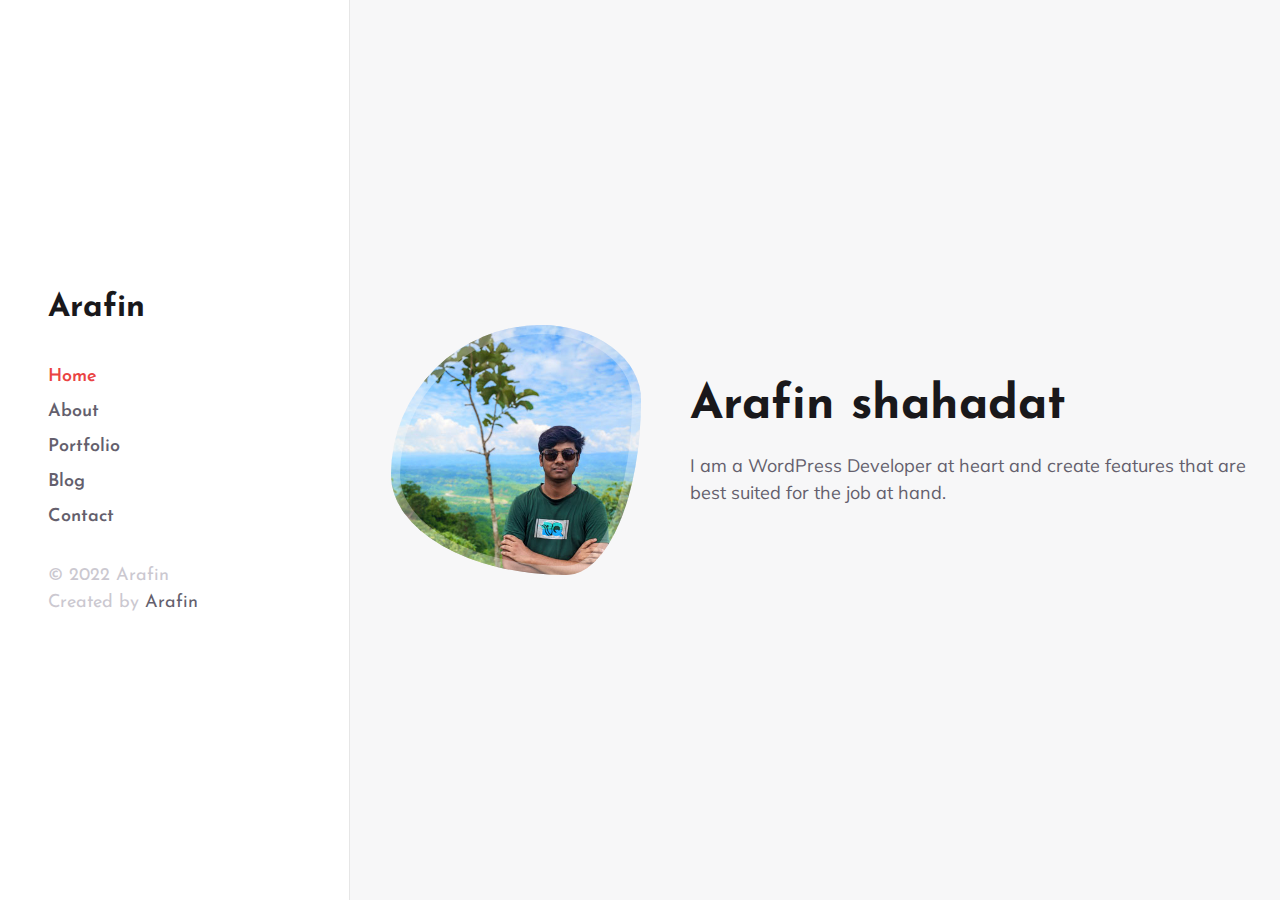
<file: index.html>
<!DOCTYPE html>
<html lang="en">
    <head>
        <meta charset="UTF-8" />
        <meta http-equiv="X-UA-Compatible" content="IE=edge" />
        <meta name="viewport" content="width=device-width, initial-scale=1.0" />
        <title>Document</title>
        <link
            rel="stylesheet"
            href="https://cdnjs.cloudflare.com/ajax/libs/font-awesome/6.2.0/css/all.min.css"
            integrity="sha512-xh6O/CkQoPOWDdYTDqeRdPCVd1SpvCA9XXcUnZS2FmJNp1coAFzvtCN9BmamE+4aHK8yyUHUSCcJHgXloTyT2A=="
            crossorigin="anonymous"
            referrerpolicy="no-referrer"
        />
        <link rel="stylesheet" href="css/style.css" />
    </head>
    <body>
        <div class="left-sec">
            <div class="nav-wrapper">
                <div class="logo">Arafin</div>
                <nav class="primary-nav">
                    <ul class="nav-list">
                        <li class="nav-item">
                            <a href="index.html" class="nav-link active"
                                >home</a
                            >
                        </li>
                        <li class="nav-item">
                            <a href="pages/about.html" class="nav-link"
                                >about</a
                            >
                        </li>
                        <li class="nav-item">
                            <a href="pages/portfolio.html" class="nav-link"
                                >portfolio</a
                            >
                        </li>
                        <li class="nav-item">
                            <a href="pages/blog.html" class="nav-link">blog</a>
                        </li>
                        <li class="nav-item">
                            <a href="pages/contact.html" class="nav-link"
                                >contact</a
                            >
                        </li>
                    </ul>
                </nav>
                <div class="copyright">
                    <p class="muted-txt">
                        <span class="current-year">&#169; 2022</span> Arafin
                    </p>
                    <p><span class="muted-txt">Created by</span> Arafin</p>
                </div>
                <button class="hamburger-menu">
                    <div class="hamburger-menu__bar"></div>
                    <span class="sr-only">menu</span>
                </button>
            </div>
        </div>

        <div class="right-sec">
            <div class="container">
                <section class="home">
                    <div class="hero-details">
                        <div class="hero-left">
                            <div class="hero-left__img"></div>
                        </div>
                        <div class="hero-right">
                            <h1
                                class="fs-primary-heading fw-bold txt-neutral-800"
                            >
                                Arafin shahadat
                            </h1>
                            <p>
                                I am a WordPress Developer at heart and create
                                features that are best suited for the job at
                                hand.
                            </p>
                            <div class="social-link">
                                <a
                                    href="https://www.facebook.com/arafin.shahadat/"
                                    target="_blank"
                                    ><i class="fa-brands fa-facebook"></i
                                ></a>
                                <a
                                    href="https://www.linkedin.com/in/arafin-shahadat/"
                                    target="_blank"
                                    ><i class="fa-brands fa-linkedin"></i
                                ></a>
                                <a
                                    href="https://github.com/arafintushar"
                                    target="_blank"
                                    ><i class="fa-brands fa-github"></i
                                ></a>
                                <a
                                    href="https://www.twitter.com/arafin-shahadat/"
                                    target="_blank"
                                    ><i class="fa-brands fa-twitter"></i
                                ></a>
                            </div>
                        </div>
                    </div>
                </section>
            </div>
        </div>
        <script src="js/main.js"></script>
    </body>
</html>
</file>
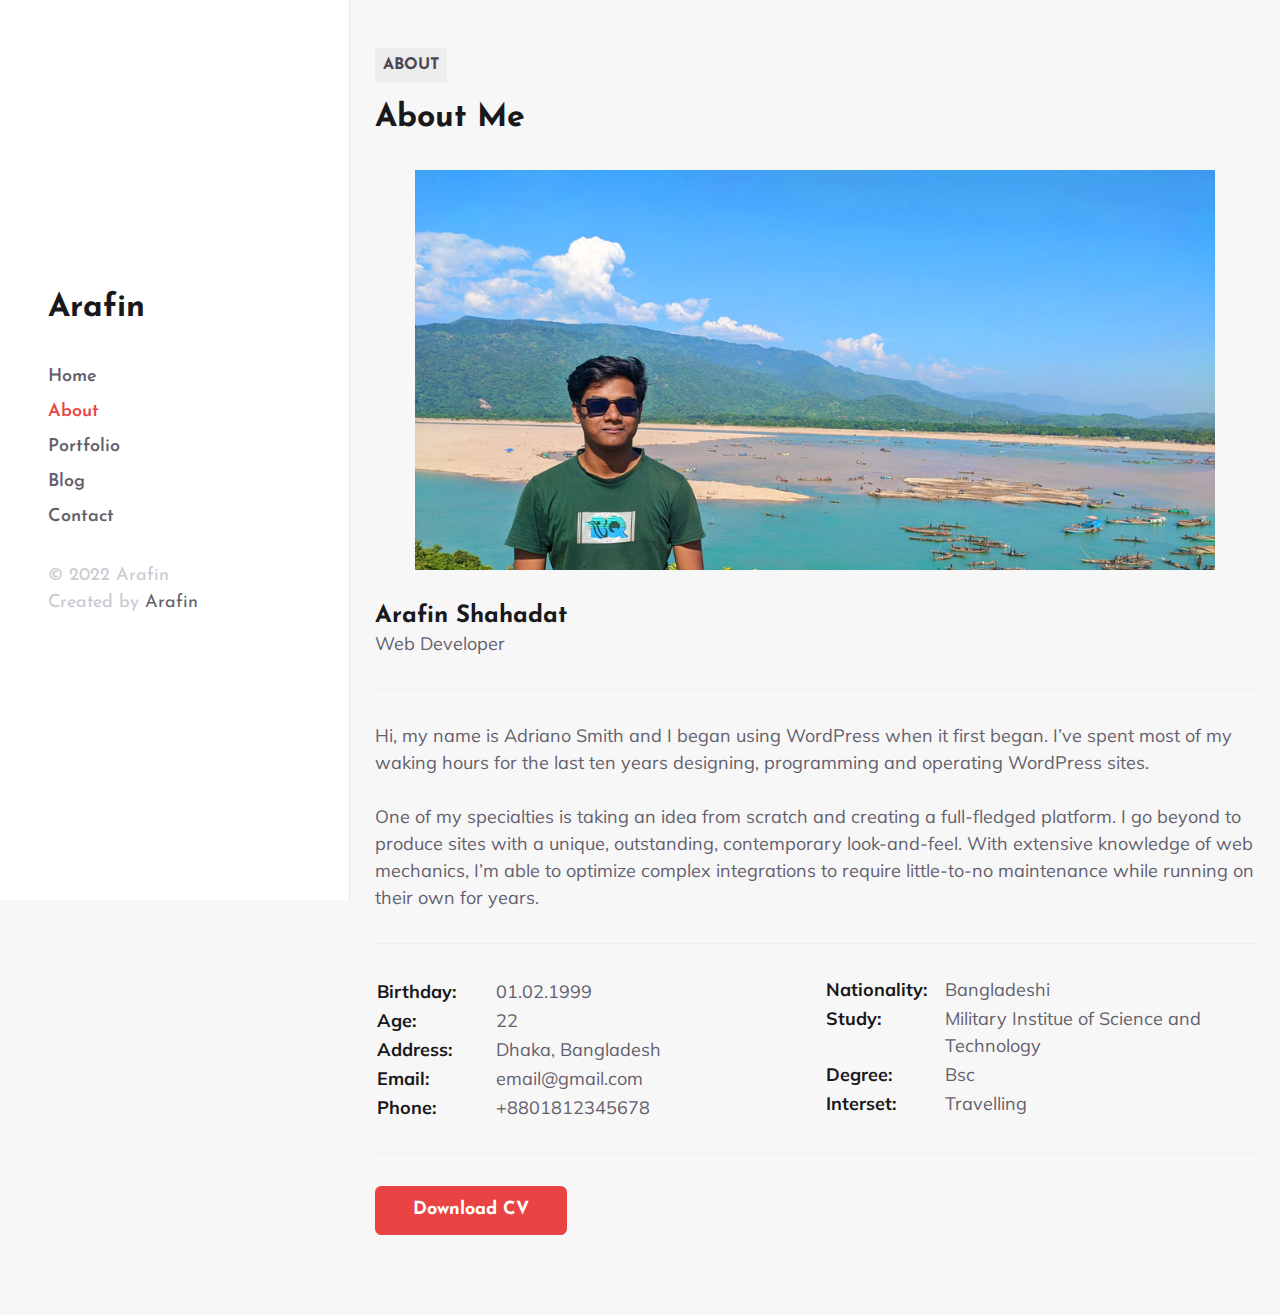
<file: pages/about.html>
<!DOCTYPE html>
<html lang="en">
    <head>
        <meta charset="UTF-8" />
        <meta http-equiv="X-UA-Compatible" content="IE=edge" />
        <meta name="viewport" content="width=device-width, initial-scale=1.0" />
        <title>Arafin Shahadat</title>
        <link
            rel="stylesheet"
            href="https://cdnjs.cloudflare.com/ajax/libs/font-awesome/6.2.0/css/all.min.css"
            integrity="sha512-xh6O/CkQoPOWDdYTDqeRdPCVd1SpvCA9XXcUnZS2FmJNp1coAFzvtCN9BmamE+4aHK8yyUHUSCcJHgXloTyT2A=="
            crossorigin="anonymous"
            referrerpolicy="no-referrer"
        />
        <link rel="stylesheet" href="../css/style.css" />
    </head>
    <body>
        <div class="left-sec">
            <div class="nav-wrapper">
                <div class="logo">Arafin</div>
                <nav class="primary-nav">
                    <ul class="nav-list">
                        <li class="nav-item">
                            <a href="../index.html" class="nav-link">home</a>
                        </li>
                        <li class="nav-item">
                            <a href="about.html" class="nav-link active"
                                >about</a
                            >
                        </li>
                        <li class="nav-item">
                            <a href="portfolio.html" class="nav-link"
                                >portfolio</a
                            >
                        </li>
                        <li class="nav-item">
                            <a href="blog.html" class="nav-link">blog</a>
                        </li>
                        <li class="nav-item">
                            <a href="contact.html" class="nav-link">contact</a>
                        </li>
                    </ul>
                </nav>
                <div class="copyright">
                    <p class="muted-txt">
                        <span class="current-year">&#169; 2022</span> Arafin
                    </p>
                    <p><span class="muted-txt">Created by</span> Arafin</p>
                </div>
                <button class="hamburger-menu">
                    <div class="hamburger-menu__bar"></div>
                    <span class="sr-only">menu</span>
                </button>
            </div>
        </div>

        <div class="right-sec">
            <section id="about-sec">
                <div class="container">
                    <div class="section-heading">
                        <div class="section-heading__titles">
                            <h2 class="section-heading__title">About</h2>
                            <h2
                                class="section-heading__sub-title | fs-secondary-heading fw-bold txt-neutral-800"
                            >
                                About me
                            </h2>
                        </div>
                    </div>

                    <div class="about__cover-img"></div>

                    <div class="about__title">
                        <h3
                            class="about__title--name | fs-third-heading fw-bold txt-neutral-800"
                        >
                            Arafin Shahadat
                        </h3>
                        <div class="about__title--work">Web Developer</div>
                    </div>

                    <div class="about__short-description">
                        Hi, my name is Adriano Smith and I began using WordPress
                        when it first began. I’ve spent most of my waking hours
                        for the last ten years designing, programming and
                        operating WordPress sites.<br /><br />One of my
                        specialties is taking an idea from scratch and creating
                        a full-fledged platform. I go beyond to produce sites
                        with a unique, outstanding, contemporary look-and-feel.
                        With extensive knowledge of web mechanics, I’m able to
                        optimize complex integrations to require little-to-no
                        maintenance while running on their own for years.
                    </div>

                    <div class="about__short-info">
                        <table>
                            <tr>
                                <th>Birthday:</th>
                                <td>01.02.1999</td>
                            </tr>
                            <tr>
                                <th>age:</th>
                                <td>22</td>
                            </tr>
                            <tr>
                                <th>address:</th>
                                <td>Dhaka, Bangladesh</td>
                            </tr>
                            <tr>
                                <th>Email:</th>
                                <td>email@gmail.com</td>
                            </tr>
                            <tr>
                                <th>phone:</th>
                                <td>+8801812345678</td>
                            </tr>
                            <tr>
                                <th>nationality:</th>
                                <td>Bangladeshi</td>
                            </tr>
                            <tr>
                                <th>study:</th>
                                <td>
                                    Military Institue of Science and Technology
                                </td>
                            </tr>
                            <tr>
                                <th>degree:</th>
                                <td>Bsc</td>
                            </tr>
                            <tr>
                                <th>interset:</th>
                                <td>Travelling</td>
                            </tr>
                        </table>
                    </div>

                    <a
                        href="https://www.linkedin.com/in/arafin-shahadat/"
                        target="_blank"
                        class="btn"
                        >download
                        <span style="text-transform: uppercase">cv</span>
                        <i class="fa-solid fa-arrow-down"></i
                    ></a>
                </div>
            </section>
        </div>
        <script src="../js/main.js"></script>
    </body>
</html>
</file>
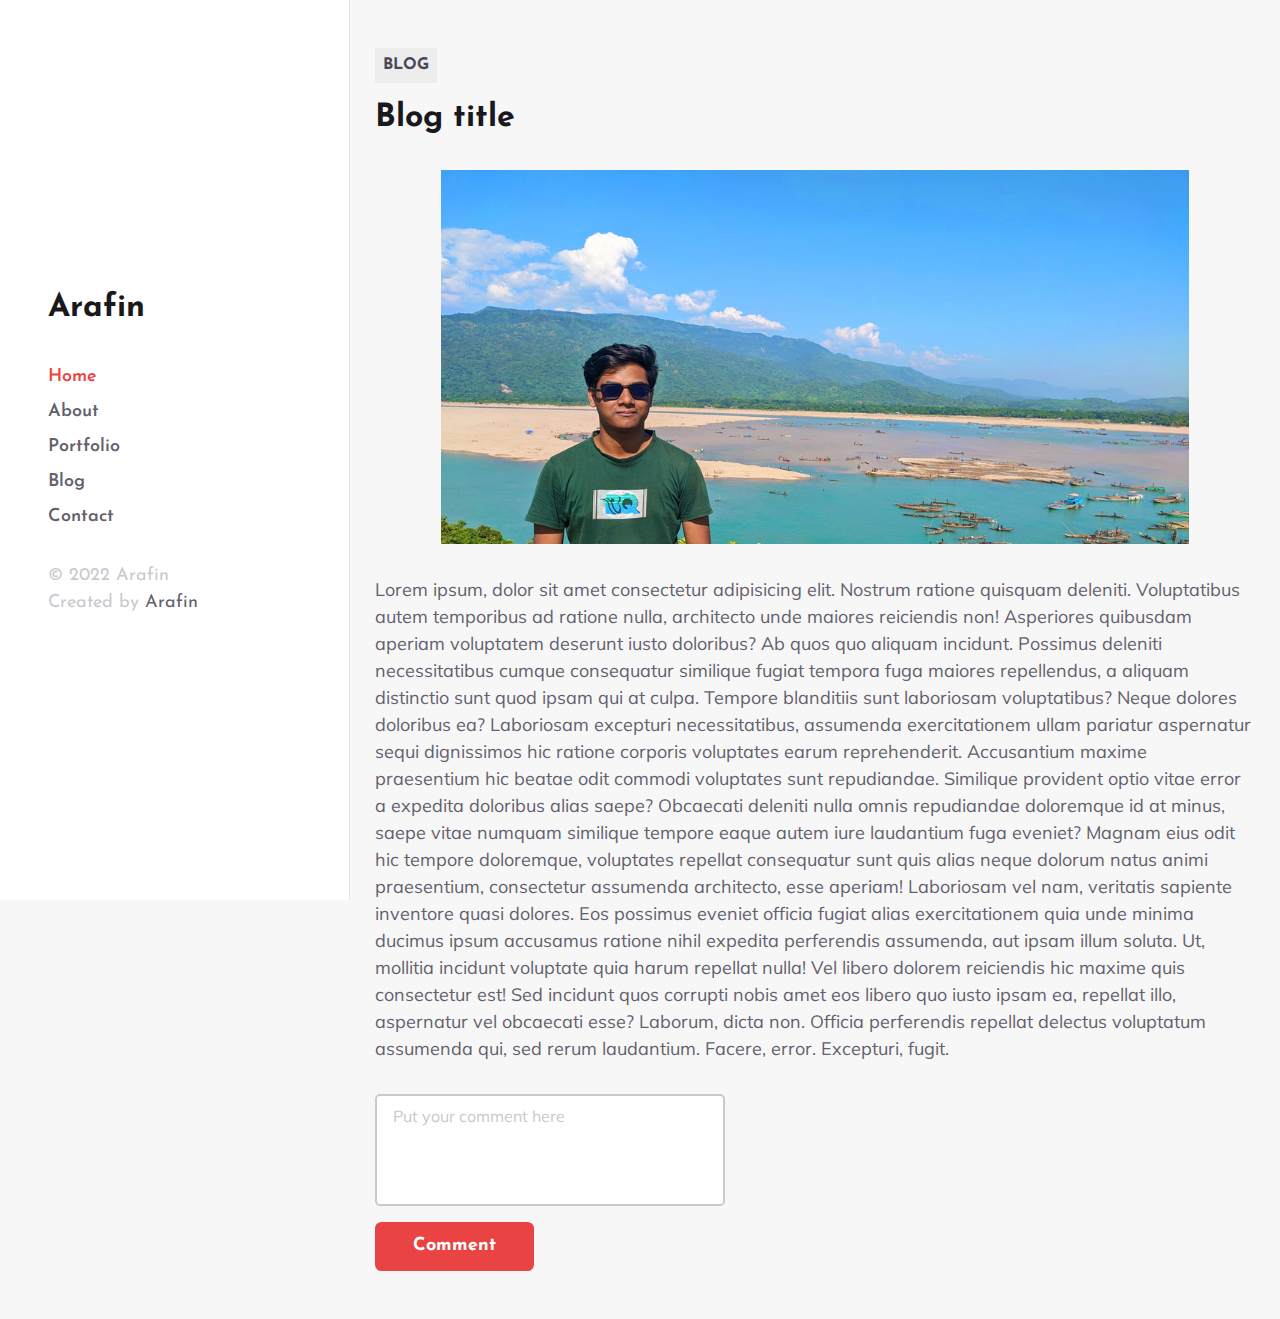
<file: pages/blog-details.html>
<!DOCTYPE html>
<html lang="en">
    <head>
        <meta charset="UTF-8" />
        <meta http-equiv="X-UA-Compatible" content="IE=edge" />
        <meta name="viewport" content="width=device-width, initial-scale=1.0" />
        <title>Document</title>
        <link
            rel="stylesheet"
            href="https://cdnjs.cloudflare.com/ajax/libs/font-awesome/6.2.0/css/all.min.css"
            integrity="sha512-xh6O/CkQoPOWDdYTDqeRdPCVd1SpvCA9XXcUnZS2FmJNp1coAFzvtCN9BmamE+4aHK8yyUHUSCcJHgXloTyT2A=="
            crossorigin="anonymous"
            referrerpolicy="no-referrer"
        />
        <link rel="stylesheet" href="../css/style.css" />
    </head>
    <body>
        <div class="left-sec">
            <div class="nav-wrapper">
                <div class="logo">Arafin</div>
                <nav class="primary-nav">
                    <ul class="nav-list">
                        <li class="nav-item">
                            <a href="index.html" class="nav-link active"
                                >home</a
                            >
                        </li>
                        <li class="nav-item">
                            <a href="pages/about.html" class="nav-link"
                                >about</a
                            >
                        </li>
                        <li class="nav-item">
                            <a href="pages/portfolio.html" class="nav-link"
                                >portfolio</a
                            >
                        </li>
                        <li class="nav-item">
                            <a href="pages/blog.html" class="nav-link">blog</a>
                        </li>
                        <li class="nav-item">
                            <a href="pages/contact.html" class="nav-link"
                                >contact</a
                            >
                        </li>
                    </ul>
                </nav>
                <div class="copyright">
                    <p class="muted-txt">
                        <span class="current-year">&#169; 2022</span> Arafin
                    </p>
                    <p><span class="muted-txt">Created by</span> Arafin</p>
                </div>
                <button class="hamburger-menu">
                    <div class="hamburger-menu__bar"></div>
                    <span class="sr-only">menu</span>
                </button>
            </div>
        </div>

        <div class="right-sec">
            <section id="blog-details">
                <div class="container">
                    <div class="section-heading">
                        <div class="section-heading__titles">
                            <h2 class="section-heading__title">blog</h2>
                            <h2
                                class="fs-secondary-heading fw-bold txt-neutral-800"
                            >
                                Blog title
                            </h2>
                        </div>
                        <div class="blog-img"></div>
                        <div class="blog-body">
                            Lorem ipsum, dolor sit amet consectetur adipisicing
                            elit. Nostrum ratione quisquam deleniti.
                            Voluptatibus autem temporibus ad ratione nulla,
                            architecto unde maiores reiciendis non! Asperiores
                            quibusdam aperiam voluptatem deserunt iusto
                            doloribus? Ab quos quo aliquam incidunt. Possimus
                            deleniti necessitatibus cumque consequatur similique
                            fugiat tempora fuga maiores repellendus, a aliquam
                            distinctio sunt quod ipsam qui at culpa. Tempore
                            blanditiis sunt laboriosam voluptatibus? Neque
                            dolores doloribus ea? Laboriosam excepturi
                            necessitatibus, assumenda exercitationem ullam
                            pariatur aspernatur sequi dignissimos hic ratione
                            corporis voluptates earum reprehenderit. Accusantium
                            maxime praesentium hic beatae odit commodi
                            voluptates sunt repudiandae. Similique provident
                            optio vitae error a expedita doloribus alias saepe?
                            Obcaecati deleniti nulla omnis repudiandae
                            doloremque id at minus, saepe vitae numquam
                            similique tempore eaque autem iure laudantium fuga
                            eveniet? Magnam eius odit hic tempore doloremque,
                            voluptates repellat consequatur sunt quis alias
                            neque dolorum natus animi praesentium, consectetur
                            assumenda architecto, esse aperiam! Laboriosam vel
                            nam, veritatis sapiente inventore quasi dolores. Eos
                            possimus eveniet officia fugiat alias exercitationem
                            quia unde minima ducimus ipsum accusamus ratione
                            nihil expedita perferendis assumenda, aut ipsam
                            illum soluta. Ut, mollitia incidunt voluptate quia
                            harum repellat nulla! Vel libero dolorem reiciendis
                            hic maxime quis consectetur est! Sed incidunt quos
                            corrupti nobis amet eos libero quo iusto ipsam ea,
                            repellat illo, aspernatur vel obcaecati esse?
                            Laborum, dicta non. Officia perferendis repellat
                            delectus voluptatum assumenda qui, sed rerum
                            laudantium. Facere, error. Excepturi, fugit.
                        </div>
                        <div class="blog-comment">
                            <form action="" class="form-comment">
                                <textarea
                                    name="comment"
                                    id="comment"
                                    placeholder="Put your comment here"
                                ></textarea>
                                <button class="btn">comment</button>
                            </form>
                        </div>
                    </div>
                </div>
            </section>
        </div>
        <script src="../js/main.js"></script>
        <script src="../js/blogDet.js"></script>
    </body>
</html>
</file>
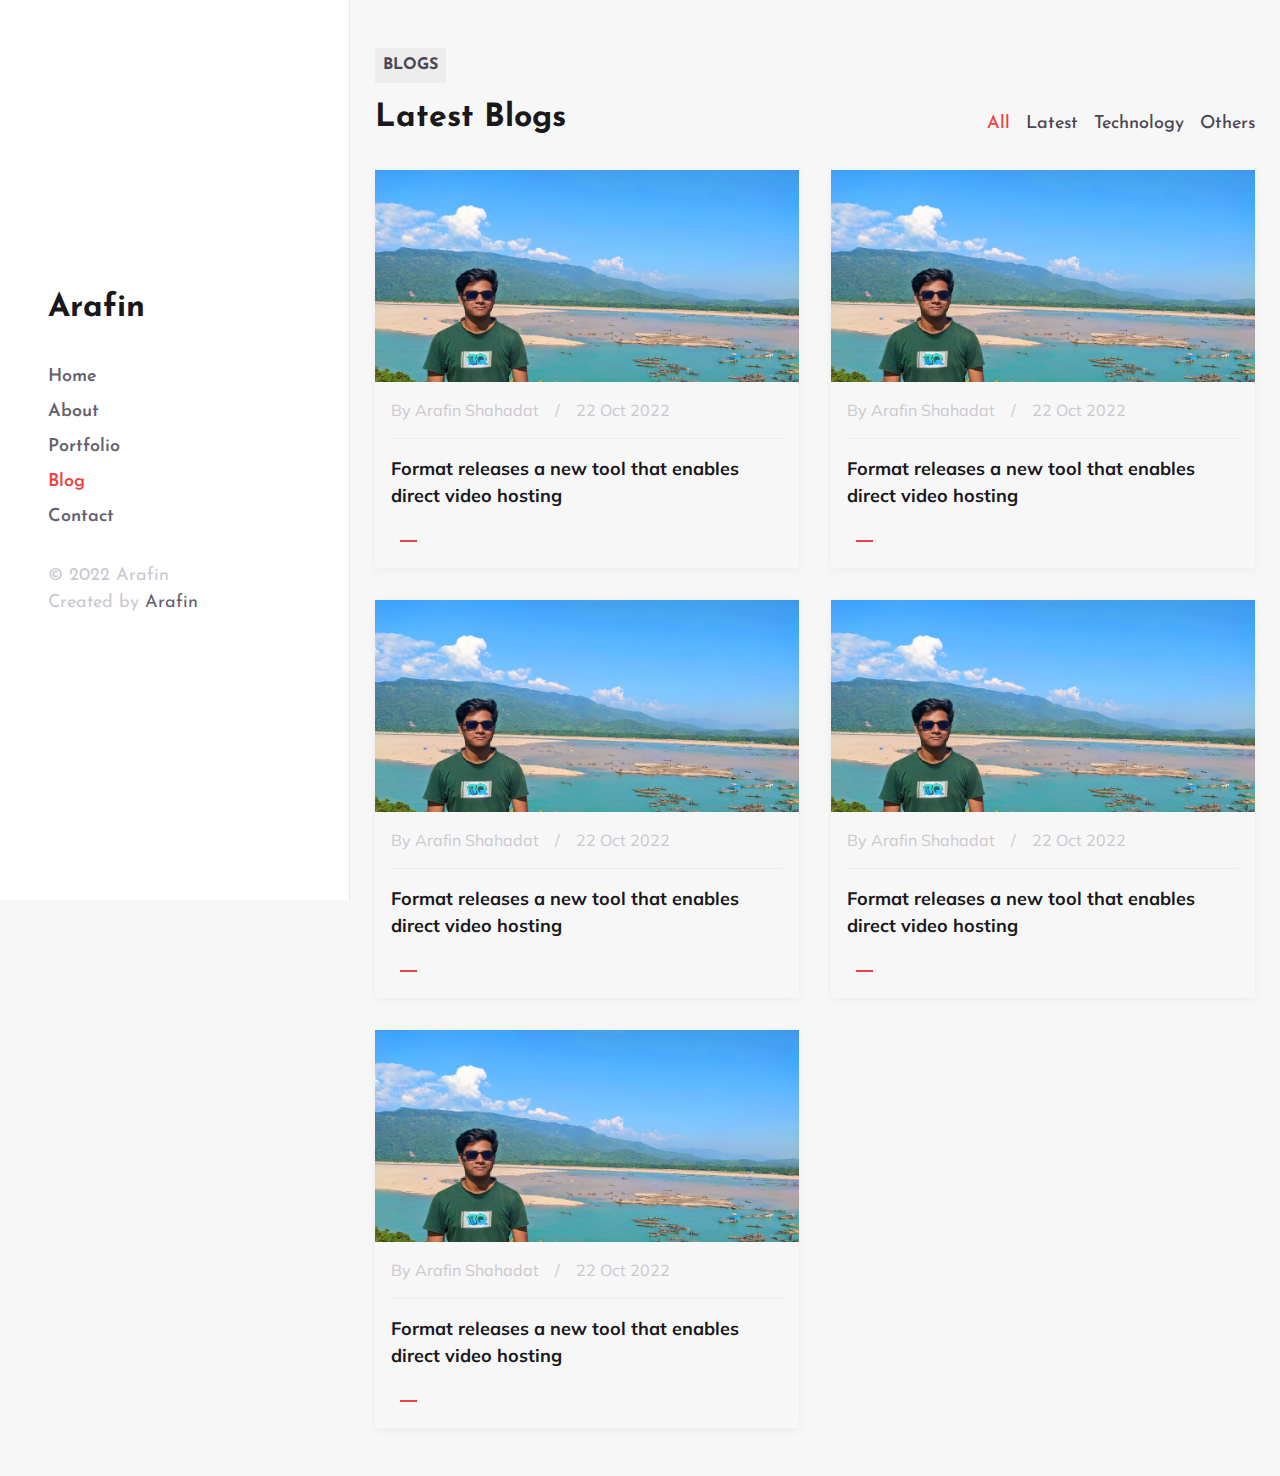
<file: pages/blog.html>
<!DOCTYPE html>
<html lang="en">
    <head>
        <meta charset="UTF-8" />
        <meta http-equiv="X-UA-Compatible" content="IE=edge" />
        <meta name="viewport" content="width=device-width, initial-scale=1.0" />
        <title>Arafin Shahadat</title>
        <link
            rel="stylesheet"
            href="https://cdnjs.cloudflare.com/ajax/libs/font-awesome/6.2.0/css/all.min.css"
            integrity="sha512-xh6O/CkQoPOWDdYTDqeRdPCVd1SpvCA9XXcUnZS2FmJNp1coAFzvtCN9BmamE+4aHK8yyUHUSCcJHgXloTyT2A=="
            crossorigin="anonymous"
            referrerpolicy="no-referrer"
        />
        <link rel="stylesheet" href="../css/style.css" />
    </head>
    <body>
        <div class="popup-box">
            <div class="popup-inner">
                <div class="close-btn">
                    <span></span>
                </div>
                <div class="popup-wrapper">
                    <div
                        class="popup-img"
                        style="background-image: url('../images/cover.jpg')"
                    ></div>
                    <div class="popup-details">hello</div>
                    <div class="popup-main-contant">
                        Lorem ipsum dolor sit amet consectetur adipisicing elit.
                        Et perferendis voluptates itaque libero labore, minima
                        dolorum reiciendis? Delectus fuga nesciunt dolore
                        numquam iusto adipisci similique, corrupti hic incidunt
                        impedit rerum. Tempora vero quis molestiae quaerat,
                        iure, adipisci dolorem reprehenderit ad iste laboriosam
                        veritatis quos assumenda provident neque laborum earum,
                        velit esse saepe eveniet doloremque veniam sit ut atque!
                        Mollitia, rem! Illum placeat perspiciatis dicta nesciunt
                        assumenda, non adipisci mollitia qui fugiat delectus
                        fuga asperiores aliquam atque! Distinctio eligendi
                        quidem excepturi laudantium, harum aliquam nihil. Vitae
                        debitis mollitia cum ad sit? Incidunt ducimus neque
                        sequi totam minus tenetur illum enim ex provident
                        similique eligendi, dolore, aperiam obcaecati. Eveniet
                        atque voluptatem maxime officiis fugiat, dignissimos
                        possimus explicabo soluta rerum ratione amet ad. Non,
                        voluptas incidunt et nesciunt facere animi! Illum eaque
                        soluta, facilis unde molestias quis praesentium maxime,
                        quo reprehenderit iste nobis id amet voluptatibus, nam
                        sequi explicabo excepturi. Alias, quam laudantium?
                        Accusamus ullam suscipit molestiae? Amet repudiandae
                        nobis est necessitatibus doloribus nostrum itaque
                        voluptate animi molestiae praesentium voluptas mollitia
                        enim, perferendis ducimus, impedit exercitationem
                        dolorum ea et porro doloremque illum incidunt? Vitae
                        illum nulla recusandae accusantium reiciendis, cumque
                        ullam perspiciatis saepe, atque dolor nostrum sunt
                        eligendi, enim fugiat autem. Labore illum, possimus
                        culpa molestias cumque quaerat fuga delectus alias quas
                        dolorem! Cum totam voluptas dolorum harum quia
                        asperiores nam numquam sint minus debitis error
                        voluptatum adipisci odit nisi modi, laudantium
                        reiciendis nesciunt sed accusantium earum inventore
                        doloremque ex ullam expedita. Vitae! Architecto nisi
                        magni numquam enim eaque ipsam autem non! Nihil at culpa
                        vero cum maiores fugiat ad, pariatur voluptatum
                        obcaecati repellat dolore modi debitis ex necessitatibus
                        error, veritatis voluptates. Modi! Eaque fugiat,
                        explicabo quo, omnis natus fugit ullam eveniet quasi
                        veritatis necessitatibus ab soluta voluptatibus illo.
                        Ipsa maiores omnis, blanditiis reiciendis repellendus ea
                        est exercitationem consequatur! Non fuga omnis
                        repellendus. Asperiores deleniti eum doloremque, quae
                        soluta ut pariatur alias, perferendis expedita veniam
                        rem dolorem recusandae eveniet a sunt nisi quam fugit
                        tenetur? Aut nemo neque reiciendis qui fuga! Fuga,
                        ipsam. Cumque quisquam eaque quo. Dolorem suscipit
                        cumque et impedit maxime ea corrupti consectetur.
                        Dolorem reiciendis accusantium impedit deserunt,
                        consequuntur ipsum odit ea doloribus voluptates
                        veritatis nemo cumque quidem omnis neque. Vero culpa
                        iure nobis at in aperiam consequuntur numquam earum
                        eveniet! Sapiente provident mollitia quasi ex ipsa
                        tenetur dolore voluptatem libero, nemo, nisi atque,
                        consequuntur quos officia commodi ab dignissimos?
                        Consequuntur eum assumenda at accusantium quia veniam
                        sed, velit in nulla reprehenderit provident commodi
                        labore quo tenetur aliquid facilis doloribus nostrum.
                        Sunt vero repudiandae aspernatur eaque amet dolorum modi
                        exercitationem. Possimus ipsum nemo unde laboriosam
                        cumque quas, facilis dignissimos fugit quae iure illo!
                        Magni, ab ut ratione dicta, velit et sed sapiente minus
                        itaque autem vero dolor? Iusto, ab aliquam! Voluptas
                        sequi autem, saepe quia exercitationem, consequuntur
                        blanditiis facere commodi unde ut quidem earum. Dolor,
                        fuga blanditiis sed, iure animi quae officiis labore
                        laudantium ea sequi maxime est nam omnis. Voluptatibus
                        fuga obcaecati deleniti accusantium repellat debitis
                        esse dolorum, consectetur totam officia praesentium amet
                        autem eveniet animi? Accusantium itaque modi sint a
                        deserunt tempore unde magnam saepe fuga, officiis
                        similique! Laborum, tenetur. Laudantium, architecto amet
                        accusamus quidem dolorem qui quas inventore officia
                        asperiores eum quos consequatur, reiciendis ipsam velit
                        est. Aliquid eligendi obcaecati quo a, maiores
                        blanditiis beatae? Sit, laboriosam! Velit fuga magni,
                        tenetur nisi debitis laboriosam. Dolores quae debitis
                        inventore id magnam repellat, dolor quisquam deserunt
                        ad. Aliquid voluptates aspernatur totam atque debitis
                        iure nam ullam sunt, beatae doloribus? Doloremque
                        explicabo eum molestiae natus repellat nihil rerum sed
                        facere, quam architecto libero assumenda delectus non
                        ipsam officiis vitae nostrum rem labore quae. Vitae
                        nihil quae non debitis, ex nemo?
                    </div>
                </div>
            </div>
        </div>
        <div class="left-sec">
            <div class="nav-wrapper">
                <div class="logo">Arafin</div>
                <nav class="primary-nav">
                    <ul class="nav-list">
                        <li class="nav-item">
                            <a href="../index.html" class="nav-link">home</a>
                        </li>
                        <li class="nav-item">
                            <a href="about.html" class="nav-link">about</a>
                        </li>
                        <li class="nav-item">
                            <a href="portfolio.html" class="nav-link"
                                >portfolio</a
                            >
                        </li>
                        <li class="nav-item">
                            <a href="blog.html" class="nav-link active">blog</a>
                        </li>
                        <li class="nav-item">
                            <a href="contact.html" class="nav-link">contact</a>
                        </li>
                    </ul>
                </nav>
                <div class="copyright">
                    <p class="muted-txt">
                        <span class="current-year">&#169; 2022</span> Arafin
                    </p>
                    <p><span class="muted-txt">Created by</span> Arafin</p>
                </div>
                <button class="hamburger-menu">
                    <div class="hamburger-menu__bar"></div>
                    <span class="sr-only">menu</span>
                </button>
            </div>
        </div>

        <div class="right-sec">
            <section id="blog-sec">
                <div class="container">
                    <div class="section-heading">
                        <div class="section-heading__titles">
                            <h2 class="section-heading__title">blogs</h2>
                            <h2
                                class="section-heading__sub-title | fs-secondary-heading fw-bold txt-neutral-800"
                            >
                                latest blogs
                            </h2>
                        </div>
                        <ul class="section-heading__blog-filters">
                            <li>
                                <button
                                    class="filter-btn active"
                                    data-type="all"
                                >
                                    All
                                </button>
                            </li>
                            <li>
                                <button class="filter-btn" data-type="latest">
                                    Latest
                                </button>
                            </li>
                            <li>
                                <button
                                    class="filter-btn"
                                    data-type="technology"
                                >
                                    Technology
                                </button>
                            </li>
                            <li>
                                <button class="filter-btn" data-type="others">
                                    Others
                                </button>
                            </li>
                        </ul>
                    </div>

                    <div class="blogs">
                        <a class="blog" href="#">
                            <div
                                class="blog-img"
                                style="
                                    background-image: url('../images/cover.jpg');
                                "
                            ></div>
                            <div class="blog-info">
                                <div class="blog-info__time | muted-txt">
                                    <div class="author">by arafin shahadat</div>
                                    <div>/</div>
                                    <div class="date">22 Oct 2022</div>
                                </div>
                                <div
                                    class="blog-info__title | txt-neutral-800 fw-bold"
                                >
                                    Format releases a new tool that enables
                                    direct video hosting
                                </div>
                                <div
                                    class="blog-info__read-more | fw-bold txt-primary-500"
                                >
                                    read more
                                </div>
                            </div>
                        </a>
                    </div>
                </div>
            </section>
        </div>
        <script src="../js/main.js"></script>
        <script src="../js/blog.js"></script>
    </body>
</html>
</file>
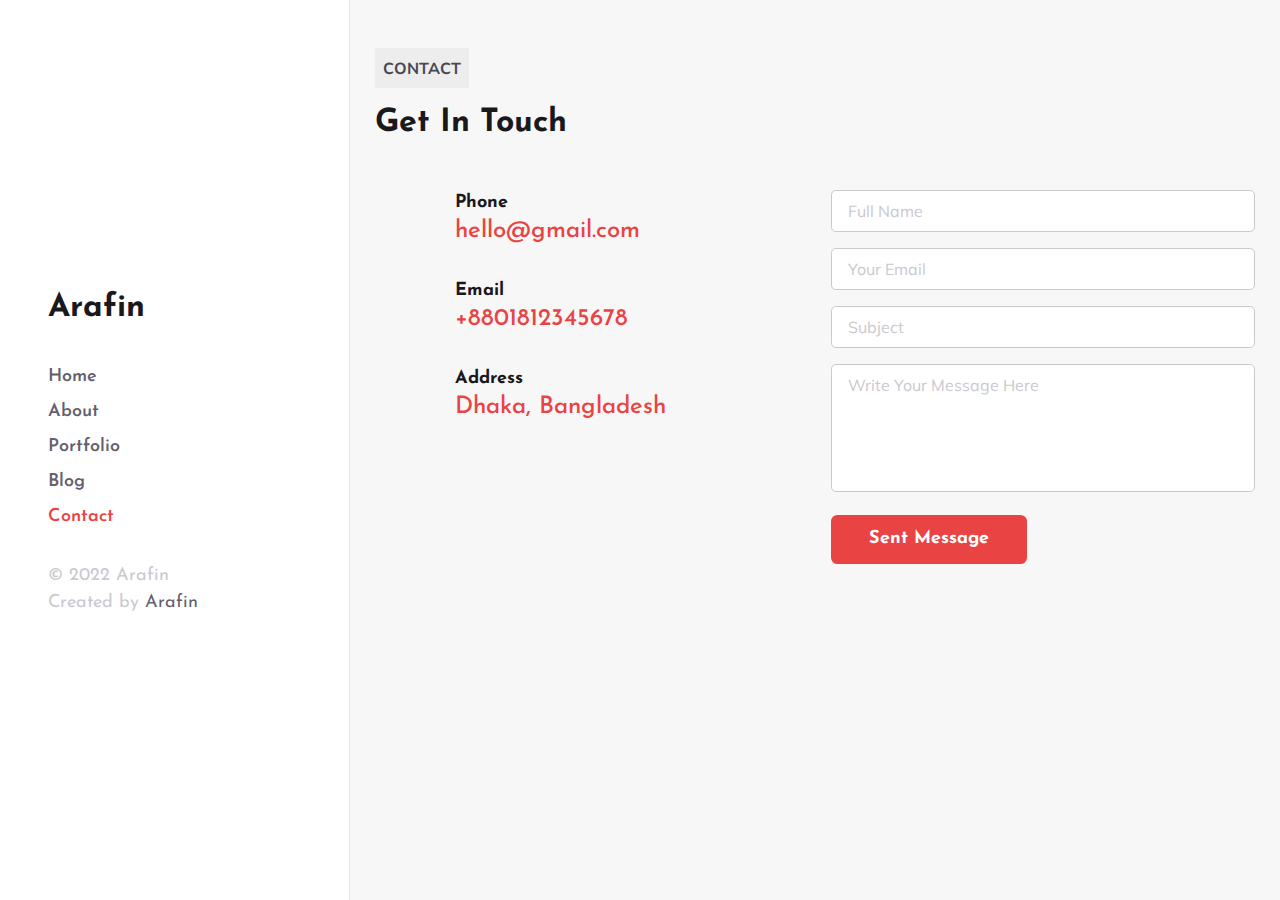
<file: pages/contact.html>
<!DOCTYPE html>
<html lang="en">
    <head>
        <meta charset="UTF-8" />
        <meta http-equiv="X-UA-Compatible" content="IE=edge" />
        <meta name="viewport" content="width=device-width, initial-scale=1.0" />
        <title>Arafin Shahadat</title>
        <link
            rel="stylesheet"
            href="https://cdnjs.cloudflare.com/ajax/libs/font-awesome/6.2.0/css/all.min.css"
            integrity="sha512-xh6O/CkQoPOWDdYTDqeRdPCVd1SpvCA9XXcUnZS2FmJNp1coAFzvtCN9BmamE+4aHK8yyUHUSCcJHgXloTyT2A=="
            crossorigin="anonymous"
            referrerpolicy="no-referrer"
        />
        <link rel="stylesheet" href="../css/style.css" />
    </head>
    <body>
        <div class="left-sec">
            <div class="nav-wrapper">
                <div class="logo">Arafin</div>
                <nav class="primary-nav">
                    <ul class="nav-list">
                        <li class="nav-item">
                            <a href="../index.html" class="nav-link">home</a>
                        </li>
                        <li class="nav-item">
                            <a href="about.html" class="nav-link">about</a>
                        </li>
                        <li class="nav-item">
                            <a href="portfolio.html" class="nav-link"
                                >portfolio</a
                            >
                        </li>
                        <li class="nav-item">
                            <a href="blog.html" class="nav-link">blog</a>
                        </li>
                        <li class="nav-item">
                            <a href="contact.html" class="nav-link active"
                                >contact</a
                            >
                        </li>
                    </ul>
                </nav>
                <div class="copyright">
                    <p class="muted-txt">
                        <span class="current-year">&#169; 2022</span> Arafin
                    </p>
                    <p><span class="muted-txt">Created by</span> Arafin</p>
                </div>
                <button class="hamburger-menu">
                    <div class="hamburger-menu__bar"></div>
                    <span class="sr-only">menu</span>
                </button>
            </div>
        </div>

        <div class="right-sec">
            <section id="contact-sec">
                <div class="container">
                    <div class="section-heading">
                        <div class="section-heading__titles">
                            <div class="section-heading__title">contact</div>
                            <h2
                                class="section-heading__sub-title | fs-secondary-heading fw-bold txt-neutral-800"
                            >
                                Get In Touch
                            </h2>
                        </div>
                    </div>

                    <div class="contact-wrapper">
                        <div class="contact-left">
                            <div class="contact-left__details">
                                <i class="fa-solid fa-phone"></i>
                                <div class="fw-bold txt-neutral-800">Phone</div>
                                <h3
                                    class="fs-third-heading fw-semi-bold txt-primary-500"
                                >
                                    hello@gmail.com
                                </h3>
                            </div>
                            <div class="contact-left__details">
                                <i class="fa-regular fa-envelope"></i>
                                <div class="fw-bold txt-neutral-800">Email</div>
                                <h3
                                    class="fs-third-heading fw-semi-bold txt-primary-500"
                                >
                                    +8801812345678
                                </h3>
                            </div>
                            <div class="contact-left__details">
                                <i class="fa-solid fa-location-dot"></i>
                                <div class="fw-bold txt-neutral-800">
                                    Address
                                </div>
                                <h3
                                    class="fs-third-heading fw-semi-bold txt-primary-500"
                                >
                                    Dhaka, Bangladesh
                                </h3>
                            </div>
                        </div>
                        <form action="" class="contact-right" method="post">
                            <input
                                type="text"
                                name="fullname"
                                id="fullname"
                                placeholder="full name"
                            />
                            <input
                                type="email"
                                name="email"
                                id="email"
                                placeholder="your email"
                            />
                            <input
                                type="text"
                                name="subject"
                                id="subject"
                                placeholder="subject"
                            />
                            <textarea
                                name="message"
                                id="message"
                                placeholder="write your message here"
                            ></textarea>
                            <button class="btn">sent message</button>
                        </form>
                    </div>
                </div>
            </section>
        </div>
        <script src="../js/main.js"></script>
    </body>
</html>
</file>
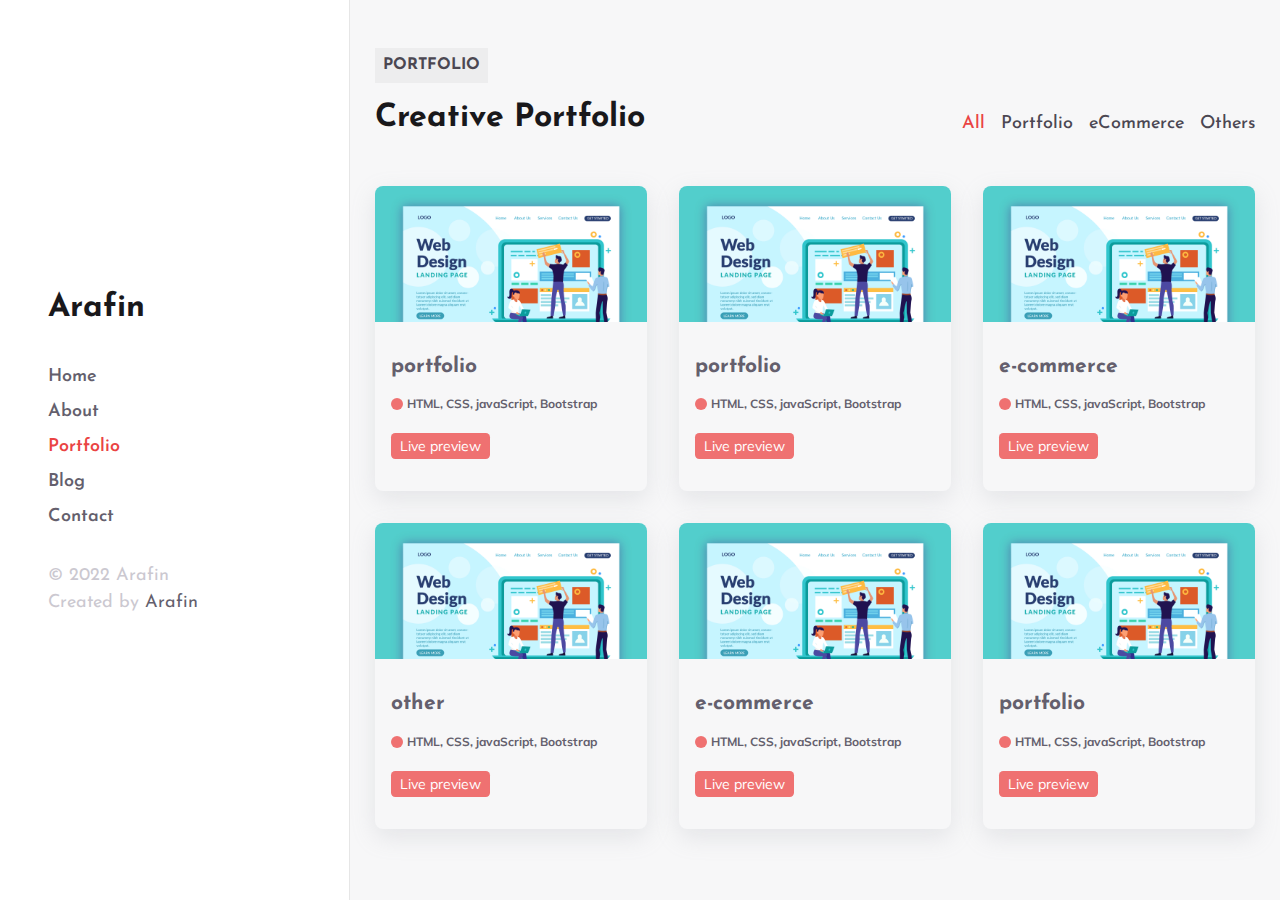
<file: pages/portfolio.html>
<!DOCTYPE html>
<html lang="en">
    <head>
        <meta charset="UTF-8" />
        <meta http-equiv="X-UA-Compatible" content="IE=edge" />
        <meta name="viewport" content="width=device-width, initial-scale=1.0" />
        <title>Arafin Shahadat</title>
        <link
            rel="stylesheet"
            href="https://cdnjs.cloudflare.com/ajax/libs/font-awesome/6.2.0/css/all.min.css"
            integrity="sha512-xh6O/CkQoPOWDdYTDqeRdPCVd1SpvCA9XXcUnZS2FmJNp1coAFzvtCN9BmamE+4aHK8yyUHUSCcJHgXloTyT2A=="
            crossorigin="anonymous"
            referrerpolicy="no-referrer"
        />
        <link rel="stylesheet" href="../css/style.css" />
    </head>
    <body>
        <div class="left-sec">
            <div class="nav-wrapper">
                <div class="logo">Arafin</div>
                <nav class="primary-nav">
                    <ul class="nav-list">
                        <li class="nav-item">
                            <a href="../index.html" class="nav-link">home</a>
                        </li>
                        <li class="nav-item">
                            <a href="about.html" class="nav-link">about</a>
                        </li>
                        <li class="nav-item">
                            <a href="portfolio.html" class="nav-link active"
                                >portfolio</a
                            >
                        </li>
                        <li class="nav-item">
                            <a href="blog.html" class="nav-link">blog</a>
                        </li>
                        <li class="nav-item">
                            <a href="contact.html" class="nav-link">contact</a>
                        </li>
                    </ul>
                </nav>
                <div class="copyright">
                    <p class="muted-txt">
                        <span class="current-year">&#169; 2022</span> Arafin
                    </p>
                    <p><span class="muted-txt">Created by</span> Arafin</p>
                </div>
                <button class="hamburger-menu">
                    <div class="hamburger-menu__bar"></div>
                    <span class="sr-only">menu</span>
                </button>
            </div>
        </div>

        <div class="right-sec">
            <section id="portfolio-sec">
                <div class="container">
                    <div class="section-heading">
                        <div class="section-heading__titles">
                            <h4 class="section-heading__title">portfolio</h4>
                            <h2
                                class="section-heading__sub-title | fs-secondary-heading fw-bold txt-neutral-800"
                            >
                                Creative Portfolio
                            </h2>
                        </div>
                        <ul class="section-heading__portfolio-filters">
                            <li>
                                <button
                                    class="filter-btn active"
                                    data-type="all"
                                >
                                    All
                                </button>
                            </li>
                            <li>
                                <button
                                    class="filter-btn"
                                    data-type="portfolio"
                                >
                                    Portfolio
                                </button>
                            </li>
                            <li>
                                <button
                                    class="filter-btn"
                                    data-type="e-commerce"
                                >
                                    eCommerce
                                </button>
                            </li>
                            <li>
                                <button class="filter-btn" data-type="others">
                                    Others
                                </button>
                            </li>
                        </ul>
                    </div>

                    <div class="projects">
                        <div class="project">
                            <div
                                class="project-img"
                                style="
                                    background-image: url('../images/project-1.jpg');
                                "
                            >
                                <span class="sr-only">project image</span>
                            </div>
                            <div class="project-details">
                                <h3 class="project-title | h3 fw-bold">
                                    Portfolio website
                                </h3>
                                <div class="project-tech">
                                    HTML, CSS, javaScript, Bootstrap
                                </div>
                                <a
                                    href="https://arafintushar.github.io/"
                                    target="_blank"
                                    class="project-prev"
                                    >Live preview</a
                                >
                            </div>
                        </div>
                    </div>
                </div>
            </section>
        </div>
        <script src="../js/main.js"></script>
        <script src="../js/portfolio.js"></script>
    </body>
</html>
</file>
<file: css/style.css>
@import"https://fonts.googleapis.com/css2?family=Mulish:wght@400;500;600;700&display=swap";@import"https://fonts.googleapis.com/css2?family=Josefin+Sans:wght@400;500;600;700&display=swap";:root{--ff-primary: "Mulish", sans-serif;--ff-secondary: "Josefin Sans", sans-serif;--clr-primary-100: hsl(0deg, 80%, 99%);--clr-primary-200: hsl(0deg, 80%, 89%);--clr-primary-300: hsl(0deg, 80%, 79%);--clr-primary-400: hsl(0deg, 80%, 69%);--clr-primary-500: hsl(0deg, 80%, 59%);--clr-primary-600: hsl(0deg, 80%, 49%);--clr-primary-700: hsl(0deg, 80%, 39%);--clr-primary-800: hsl(0deg, 80%, 29%);--clr-primary-900: hsl(0deg, 80%, 19%);--clr-secondary-100: hsl(48deg, 94%, 98%);--clr-secondary-200: hsl(48deg, 94%, 88%);--clr-secondary-300: hsl(48deg, 94%, 78%);--clr-secondary-400: hsl(48deg, 94%, 68%);--clr-secondary-500: hsl(48deg, 94%, 58%);--clr-secondary-600: hsl(48deg, 94%, 48%);--clr-secondary-700: hsl(48deg, 94%, 38%);--clr-secondary-800: hsl(48deg, 94%, 28%);--clr-secondary-900: hsl(48deg, 94%, 18%);--clr-neutral-100: hsl(260deg, 7%, 100%);--clr-neutral-200: hsl(260deg, 7%, 97%);--clr-neutral-300: hsl(260deg, 7%, 80%);--clr-neutral-400: hsl(260deg, 7%, 50%);--clr-neutral-500: hsl(260deg, 7%, 40%);--clr-neutral-600: hsl(260deg, 7%, 30%);--clr-neutral-700: hsl(260deg, 7%, 20%);--clr-neutral-800: hsl(260deg, 7%, 10%);--clr-neutral-900: hsl(260deg, 7%, 0%);--fw-regular: 400;--fw-semi-bold: 500;--fw-bold: 700;--fs-200: 0.875rem;--fs-300: 1rem;--fs-400: 1.125rem;--fs-500: 1.5rem;--fs-600: 2rem;--fs-700: 2.5rem;--fs-800: 3rem;--fs-900: 3.5rem;--fs-body: clamp(var(--fs-300), 1.5vw, var(--fs-400));--fs-primary-heading: clamp(var(--fs-600), 4vw, var(--fs-800));--fs-secondary-heading: var(--fs-600);--fs-third-heading: var(--fs-500);--hr-line: 1px solid rgba(0, 0, 0, 0.04)}body{font-family:var(--ff-primary);font-size:var(--fs-body);font-weight:var(--fw-regular);color:var(--clr-neutral-500)}*,*::before,*::after{box-sizing:border-box;margin:0;padding:0}ul[role=list],ol[role=list]{list-style:none}html:focus-within{scroll-behavior:smooth}body{min-height:100vh;text-rendering:optimizeSpeed;line-height:1.5;overflow-x:hidden}h1,h2,h3,h4{font-family:var(--ff-secondary);line-height:1.2}a:not([class]){-webkit-text-decoration-skip:ink;text-decoration-skip-ink:auto}img,picture,svg{max-width:100%;display:block}input,button,textarea,select{font:inherit}@media(prefers-reduced-motion: reduce){html:focus-within{scroll-behavior:auto}*,*::before,*::after{-webkit-animation-duration:.01ms !important;animation-duration:.01ms !important;-webkit-animation-iteration-count:1 !important;animation-iteration-count:1 !important;transition-duration:.01ms !important;scroll-behavior:auto !important}}@-webkit-keyframes fadeUp{0%{opacity:0}100%{opacity:1}}@keyframes fadeUp{0%{opacity:0}100%{opacity:1}}@-webkit-keyframes fadeToUp{0%{transform:translateY(100%);opacity:0}100%{transform:translateY(0);opacity:1}}@keyframes fadeToUp{0%{transform:translateY(100%);opacity:0}100%{transform:translateY(0);opacity:1}}@-webkit-keyframes fadeToLeft{0%{transform:translateX(100%);opacity:0}100%{transform:translateX(0);opacity:1}}@keyframes fadeToLeft{0%{transform:translateX(100%);opacity:0}100%{transform:translateX(0);opacity:1}}@-webkit-keyframes fadeToRight{0%{transform:translateX(-50%);opacity:0}100%{transform:translateX(0);opacity:1}}@keyframes fadeToRight{0%{transform:translateX(-50%);opacity:0}100%{transform:translateX(0);opacity:1}}@-webkit-keyframes smbig{0%{transform:scaleX(0.2);transform-origin:left center}49%{transform-origin:left center}50%{transform:scaleX(1);transform-origin:right center}100%{transform:scaleX(0);transform-origin:right center}}@keyframes smbig{0%{transform:scaleX(0.2);transform-origin:left center}49%{transform-origin:left center}50%{transform:scaleX(1);transform-origin:right center}100%{transform:scaleX(0);transform-origin:right center}}@-webkit-keyframes morph{0%{border-radius:60% 40% 30% 70%/60% 30% 70% 40%}50%{border-radius:30% 60% 70% 40%/50% 60% 30% 60%}100%{border-radius:60% 40% 30% 70%/60% 30% 70% 40%}}@keyframes morph{0%{border-radius:60% 40% 30% 70%/60% 30% 70% 40%}50%{border-radius:30% 60% 70% 40%/50% 60% 30% 60%}100%{border-radius:60% 40% 30% 70%/60% 30% 70% 40%}}@-webkit-keyframes fadeIn{0%{opacity:0}100%{display:block;opacity:1}}@keyframes fadeIn{0%{opacity:0}100%{display:block;opacity:1}}.fs-200{font-size:0.875rem}.fs-300{font-size:1rem}.fs-400{font-size:1.125rem}.fs-500{font-size:1.5rem}.fs-600{font-size:2rem}.fs-700{font-size:2.5rem}.fs-800{font-size:3rem}.fs-900{font-size:3.5rem}.fw-regular{font-weight:400}.fw-semi-bold{font-weight:500}.fw-bold{font-weight:700}.txt-primary-100{color:#fefafa}.bg-primary-100{background-color:#fefafa}.txt-primary-200{color:#f9cdcd}.bg-primary-200{background-color:#f9cdcd}.txt-primary-300{color:#f49f9f}.bg-primary-300{background-color:#f49f9f}.txt-primary-400{color:#ef7171}.bg-primary-400{background-color:#ef7171}.txt-primary-500{color:#ea4343}.bg-primary-500{background-color:#ea4343}.txt-primary-600{color:#e11919}.bg-primary-600{background-color:#e11919}.txt-primary-700{color:#b31414}.bg-primary-700{background-color:#b31414}.txt-primary-800{color:#850f0f}.bg-primary-800{background-color:#850f0f}.txt-primary-900{color:#570a0a}.bg-primary-900{background-color:#570a0a}.txt-secondary-100{color:#fffdf5}.bg-secondary-100{background-color:#fffdf5}.txt-secondary-200{color:#fdf2c4}.bg-secondary-200{background-color:#fdf2c4}.txt-secondary-300{color:#fce792}.bg-secondary-300{background-color:#fce792}.txt-secondary-400{color:#fadb61}.bg-secondary-400{background-color:#fadb61}.txt-secondary-500{color:#f9d02f}.bg-secondary-500{background-color:#f9d02f}.txt-secondary-600{color:#edbf07}.bg-secondary-600{background-color:#edbf07}.txt-secondary-700{color:#bc9806}.bg-secondary-700{background-color:#bc9806}.txt-secondary-800{color:#8b7004}.bg-secondary-800{background-color:#8b7004}.txt-secondary-900{color:#594803}.bg-secondary-900{background-color:#594803}.txt-neutral-100{color:#fff}.bg-neutral-100{background-color:#fff}.txt-neutral-200{color:#f7f7f8}.bg-neutral-200{background-color:#f7f7f8}.txt-neutral-300{color:#cbc8d0}.bg-neutral-300{background-color:#cbc8d0}.txt-neutral-400{color:#7d7788}.bg-neutral-400{background-color:#7d7788}.txt-neutral-500{color:#645f6d}.bg-neutral-500{background-color:#645f6d}.txt-neutral-600{color:#4b4752}.bg-neutral-600{background-color:#4b4752}.txt-neutral-700{color:#322f37}.bg-neutral-700{background-color:#322f37}.txt-neutral-800{color:#19181b}.bg-neutral-800{background-color:#19181b}.txt-neutral-900{color:#000}.bg-neutral-900{background-color:#000}.container{--padding: 2rem;max-width:min(55rem,100% - var(--padding));margin-inline:auto}.fs-primary-heading{font-size:var(--fs-primary-heading)}.fs-secondary-heading{font-size:var(--fs-secondary-heading)}.fs-third-heading{font-size:var(--fs-third-heading)}.sr-only:not(:focus):not(:active){clip:rect(0 0 0 0);-webkit-clip-path:inset(50%);clip-path:inset(50%);height:1px;overflow:hidden;position:absolute;white-space:nowrap;width:1px}.muted-txt{color:var(--clr-neutral-300)}.section-heading__title{text-transform:uppercase;font-weight:var(--fw-bold);font-size:var(--fs-300);color:var(--clr-neutral-600);background-color:rgba(0,0,0,.04);display:inline-block;padding:.5em;margin-bottom:1rem}.section-heading__sub-title{text-transform:capitalize}.btn{cursor:pointer;display:inline-block;text-decoration:none;text-transform:capitalize;font-family:var(--ff-secondary);font-weight:var(--fw-bold);padding:.5em 2em;color:var(--clr-neutral-100);background-color:var(--clr-primary-500);border:2px solid var(--clr-primary-500);border-radius:.4rem;transition:color 250ms ease-in-out,background-color 250ms ease-in-out}.btn:hover,.btn:focus-within{background-color:rgba(0,0,0,0);color:var(--clr-neutral-800)}.left-sec{z-index:19;background-color:var(--clr-neutral-100);font-family:var(--ff-secondary);position:fixed}@media(max-width: 61.9999999375rem){.left-sec{inset:0% 0% auto}}@media(min-width: 62rem){.left-sec{inset:0% auto 0% 0%;width:15.625rem;overflow-y:auto;border-right:1px solid #e6e6e6}}@media(min-width: 75rem){.left-sec{width:21.875rem}}@media(min-width: 87.5rem){.left-sec{width:28.125rem}}.left-sec .nav-wrapper{position:relative;display:flex;padding:1rem 1rem;justify-content:space-between;align-items:center}@media(min-width: 62rem){.left-sec .nav-wrapper{padding:2rem 3rem;height:100%;flex-direction:column;gap:2rem;justify-content:center;align-items:flex-start}}.left-sec .nav-wrapper .logo{font-size:var(--fs-600);font-weight:var(--fw-bold);color:var(--clr-neutral-800)}@media(max-width: 61.9999999375rem){.left-sec .nav-wrapper .primary-nav{position:fixed;top:0;left:0;right:0;background-color:var(--clr-neutral-100);border-top:2px solid var(--clr-neutral-200);padding:1rem 1rem;transform:scaleY(0);opacity:0;transition:transform 250ms linear,opacity 50ms linear;transform-origin:top}}.left-sec .nav-wrapper .primary-nav .nav-list{list-style-type:none}.left-sec .nav-wrapper .primary-nav .nav-list>*+*{margin-top:.5rem}.left-sec .nav-wrapper .primary-nav .nav-list .nav-item .nav-link{text-decoration:none;text-transform:capitalize;color:var(--clr-neutral-500);font-weight:600;transition:color 250ms ease-in-out}.left-sec .nav-wrapper .primary-nav .nav-list .nav-item .nav-link:hover,.left-sec .nav-wrapper .primary-nav .nav-list .nav-item .nav-link:focus-within,.left-sec .nav-wrapper .primary-nav .nav-list .nav-item .nav-link.active{color:var(--clr-primary-500)}@media(max-width: 61.9999999375rem){.left-sec .nav-wrapper .copyright{display:none}}.left-sec .nav-wrapper .hamburger-menu{display:none}@media(max-width: 61.9999999375rem){.left-sec .nav-wrapper .hamburger-menu{display:block;--bg-clr: var(--clr-neutral-600);background-color:rgba(0,0,0,0);width:2rem;aspect-ratio:1/.8;cursor:pointer;border:none;display:grid;place-items:center}.left-sec .nav-wrapper .hamburger-menu__bar{position:relative;width:90%;height:.125rem;border-radius:100rem;background-color:var(--bg-clr);transition:transform 250ms linear}.left-sec .nav-wrapper .hamburger-menu__bar::after,.left-sec .nav-wrapper .hamburger-menu__bar::before{content:"";display:block;position:absolute;width:100%;height:100%;border-radius:inherit;background-color:inherit}.left-sec .nav-wrapper .hamburger-menu__bar::after{top:-0.45rem}.left-sec .nav-wrapper .hamburger-menu__bar::before{bottom:-0.45rem}}@media(max-width: 61.9999999375rem){.left-sec .nav-wrapper.opened .primary-nav{transform:scaleY(1);opacity:1;transition:transform 250ms linear,opacity 250ms linear 150ms}.left-sec .nav-wrapper.opened .hamburger-menu__bar{transform:rotate(45deg)}.left-sec .nav-wrapper.opened .hamburger-menu__bar::after{top:0;transform:rotate(90deg)}.left-sec .nav-wrapper.opened .hamburger-menu__bar::before{bottom:0;display:none}}.right-sec{min-height:100vh;background-color:var(--clr-neutral-200)}@media(min-width: 62rem){.right-sec{padding-left:15.625rem}}@media(min-width: 75rem){.right-sec{padding-left:21.875rem}}@media(min-width: 87.5rem){.right-sec{padding-left:28.125rem}}.right-sec .home{display:grid;place-items:center;min-height:100vh}.right-sec .home .hero-details{display:grid;gap:2rem;justify-items:center}@media(min-width: 62rem){.right-sec .home .hero-details{grid-template-columns:1fr 2fr;align-items:center}}.right-sec .home .hero-details .hero-left{position:relative;width:15.625rem;aspect-ratio:1/1}.right-sec .home .hero-details .hero-left__img{position:absolute;inset:0;background-image:url(../images/hero.jpg);background-repeat:no-repeat;background-size:cover;border-radius:60% 40% 30% 70%/60% 30% 70% 40%;box-shadow:inset 0 0 0 9px rgba(255,255,255,.3);-webkit-animation:morph 8s ease-in-out 1s infinite;animation:morph 8s ease-in-out 1s infinite}.right-sec .home .hero-details .hero-right>*+*{margin-top:1rem}@media(max-width: 61.9999999375rem){.right-sec .home .hero-details .hero-right{text-align:center;max-width:40ch;margin-inline:auto}}.right-sec .home .hero-details .hero-right .social-link{display:flex;flex-wrap:wrap;gap:1rem}@media(max-width: 61.9999999375rem){.right-sec .home .hero-details .hero-right .social-link{justify-content:center}}.right-sec .home .hero-details .hero-right .social-link a{text-decoration:none;color:var(--clr-neutral-400)}.right-sec .home .hero-details .hero-right .social-link a .fa-brands{font-size:1.5rem;cursor:pointer;transition:color 250ms ease-in-out}.right-sec .home .hero-details .hero-right .social-link a .fa-facebook:hover,.right-sec .home .hero-details .hero-right .social-link a .fa-facebook:focus-within{color:#3b5998}.right-sec .home .hero-details .hero-right .social-link a .fa-linkedin:hover,.right-sec .home .hero-details .hero-right .social-link a .fa-linkedin:focus-within{color:#0a66c2}.right-sec .home .hero-details .hero-right .social-link a .fa-twitter:hover,.right-sec .home .hero-details .hero-right .social-link a .fa-twitter:focus-within{color:#00acee}.right-sec .home .hero-details .hero-right .social-link a .fa-github:hover,.right-sec .home .hero-details .hero-right .social-link a .fa-github:focus-within{color:#171515}#about-sec{padding-block:3rem}@media(max-width: 61.9999999375rem){#about-sec{padding-block:1rem}}#about-sec .about__cover-img{width:100%;max-width:50rem;aspect-ratio:1/.5;overflow:hidden;margin-inline:auto;margin-block:2rem;background-image:url("../images/cover.jpg");background-repeat:no-repeat;background-size:cover}#about-sec .about__title{padding-bottom:2rem;border-bottom:var(--hr-line)}#about-sec .about__short-description{padding-block:2rem;border-bottom:var(--hr-line)}#about-sec .about__short-info{padding-block:2rem;border-bottom:var(--hr-line)}@media(min-width: 48rem){#about-sec .about__short-info{-moz-columns:2;columns:2}}#about-sec .about__short-info table th{color:var(--clr-neutral-800);text-align:left;vertical-align:top;text-transform:capitalize}#about-sec .about__short-info table td{padding-left:1rem}#about-sec .btn{margin-block:2rem}#portfolio-sec{padding-block:3rem}@media(max-width: 61.9999999375rem){#portfolio-sec{padding-block:1rem}}#portfolio-sec .section-heading{display:grid;gap:2rem}@media(min-width: 62rem){#portfolio-sec .section-heading{grid-auto-flow:column;grid-auto-columns:1fr}}#portfolio-sec .section-heading__portfolio-filters{justify-self:flex-start;list-style-type:none;display:flex;flex-wrap:wrap;gap:1rem}@media(min-width: 62rem){#portfolio-sec .section-heading__portfolio-filters{align-self:flex-end;justify-self:flex-end}}#portfolio-sec .section-heading__portfolio-filters .filter-btn{border:none;background-color:rgba(0,0,0,0);cursor:pointer;color:var(--clr-neutral-600);font-weight:var(--fw-semi-bold);font-family:var(--ff-secondary);transition:color 250ms ease-in-out}#portfolio-sec .section-heading__portfolio-filters .filter-btn:hover,#portfolio-sec .section-heading__portfolio-filters .filter-btn.active{color:var(--clr-primary-500)}#portfolio-sec .projects{padding-top:3rem;display:grid;gap:2rem}@media(min-width: 48rem){#portfolio-sec .projects{grid-template-columns:repeat(2, 1fr)}}@media(min-width: 75rem){#portfolio-sec .projects{grid-template-columns:repeat(3, 1fr)}}#portfolio-sec .projects .project{--border-radius: 0.5rem;width:100%;border-radius:var(--border-radius);box-shadow:rgba(149,157,165,.2) 0px 8px 24px}#portfolio-sec .projects .project:hover,#portfolio-sec .projects .project:focus-within{box-shadow:rgba(0,0,0,.24) 0px 3px 8px}#portfolio-sec .projects .project-img{width:100%;aspect-ratio:1/.5;border-top-left-radius:var(--border-radius);border-top-right-radius:var(--border-radius);background-repeat:no-repeat;background-size:cover}#portfolio-sec .projects .project .project-details{padding:2rem 1rem}#portfolio-sec .projects .project .project-details .project-tech{--padding: 1rem;margin-block:1rem .5rem;margin-left:var(--padding);position:relative;font-size:.75rem;font-weight:var(--fw-bold)}#portfolio-sec .projects .project .project-details .project-tech::before{content:"";position:absolute;top:50%;transform:translateY(-50%);left:calc(var(--padding)*-1);width:.75rem;height:.75rem;border-radius:100%;background-color:var(--clr-primary-400)}#portfolio-sec .projects .project .project-details a{display:inline-block;margin-top:.75rem;padding:.2em .65em;text-decoration:none;font-size:.875rem;border-radius:.3em;background-color:var(--clr-primary-400);color:var(--clr-neutral-100)}#portfolio-sec .projects .project .project-details a:hover,#portfolio-sec .projects .project .project-details a:focus-within{background-color:var(--clr-primary-500)}.popup-box{display:none;z-index:999;position:fixed;inset:0;height:100vh;background-image:linear-gradient(rgba(0, 0, 0, 0.9), rgba(0, 0, 0, 0.9))}.popup-box .popup-inner{position:absolute;top:5rem;bottom:5rem;width:53.125rem;left:50%;transform:translateX(-50%);background-color:var(--clr-neutral-100)}@media(max-width: 74.999999375rem){.popup-box .popup-inner{width:37.5rem}}@media(max-width: 61.9999999375rem){.popup-box .popup-inner{width:31.25rem}}@media(max-width: 47.9999999938rem){.popup-box .popup-inner{width:90%}}.popup-box .popup-inner .popup-wrapper{--padding-block: 3rem;--padding-inline: 3rem;position:relative;width:100%;height:100%;padding-block:var(--padding-block);padding-inline:var(--padding-inline);overflow-y:auto}@media(max-width: 47.9999999938rem){.popup-box .popup-inner .popup-wrapper{--padding-inline: 2rem}}@media(max-width: 23.4374999375rem){.popup-box .popup-inner .popup-wrapper{--padding-inline: 1rem;--padding-block: 2rem}}.popup-box .popup-inner .popup-wrapper ::before{content:"";display:block;position:fixed;top:0;right:0;left:0;height:var(--padding-block);background-color:var(--clr-neutral-100)}.popup-box .popup-inner .popup-wrapper ::after{content:"";display:block;position:fixed;bottom:0;right:0;left:0;height:var(--padding-block);background-color:var(--clr-neutral-100)}.popup-box .popup-inner .close-btn{cursor:pointer;width:2.5rem;aspect-ratio:1/1;border-radius:50%;border:2px solid var(--clr-neutral-200);position:fixed;top:0;left:calc(100% + 2rem);display:grid;place-items:center}@media(max-width: 47.9999999938rem){.popup-box .popup-inner .close-btn{top:-3rem;left:100%;transform:translateX(-100%)}}.popup-box .popup-inner .close-btn span{position:relative;display:inline-block;width:70%;height:2px;border-radius:100rem;background-color:var(--clr-neutral-200);transform:rotate(45deg);transform-origin:center}.popup-box .popup-inner .close-btn span::before{content:"";display:block;width:100%;height:100%;border-radius:inherit;background-color:inherit;position:absolute;transform:rotate(90deg);transform-origin:center}.popup-box.active{display:block;-webkit-animation:fadeIn 250ms ease-in-out forwards;animation:fadeIn 250ms ease-in-out forwards}#blog-sec{padding-block:3rem}#blog-sec .section-heading{display:grid;gap:2rem}@media(min-width: 62rem){#blog-sec .section-heading{grid-auto-flow:column;grid-auto-columns:1fr}}#blog-sec .section-heading__blog-filters{justify-self:flex-start;list-style-type:none;display:flex;flex-wrap:wrap;gap:1rem}@media(min-width: 62rem){#blog-sec .section-heading__blog-filters{align-self:flex-end;justify-self:flex-end}}#blog-sec .section-heading__blog-filters .filter-btn{border:none;background-color:rgba(0,0,0,0);cursor:pointer;color:var(--clr-neutral-600);font-weight:var(--fw-semi-bold);font-family:var(--ff-secondary);transition:color 250ms ease-in-out}#blog-sec .section-heading__blog-filters .filter-btn:hover,#blog-sec .section-heading__blog-filters .filter-btn.active{color:var(--clr-primary-500)}#blog-sec .blogs{padding-top:2rem;display:grid;gap:2rem}@media(min-width: 48rem){#blog-sec .blogs{grid-template-columns:1fr 1fr}}#blog-sec .blogs .blog{display:block;width:100%;text-decoration:none;color:inherit;box-shadow:rgba(99,99,99,.08) 0px 2px 8px 0px}#blog-sec .blogs .blog-img{width:100%;aspect-ratio:1/.5;background-repeat:no-repeat;background-size:cover;margin-bottom:1rem}#blog-sec .blogs .blog-info{margin:1rem;overflow:hidden}#blog-sec .blogs .blog-info__time{padding-bottom:1rem;text-transform:capitalize;font-size:var(--fs-300);display:flex;gap:1rem;border-bottom:var(--hr-line)}#blog-sec .blogs .blog-info__title{padding-block:1rem}#blog-sec .blogs .blog-info__read-more{position:relative;text-transform:uppercase;font-size:var(--fs-200);display:inline-block}@media(hover: hover){#blog-sec .blogs .blog-info__read-more{transform:translateX(-100%);transition:transform 250ms ease-in-out 250ms}#blog-sec .blogs .blog-info__read-more::after{content:"";display:block;width:100%;height:2px;position:absolute;top:50%;left:110%;transform:translateY(-50%);transform:scaleX(0.2);background-color:var(--clr-primary-500);transform-origin:left center}}#blog-sec .blogs .blog:hover,#blog-sec .blogs .blog:focus-within{box-shadow:rgba(0,0,0,.1) 0px 3px 8px}@media(hover: hover){#blog-sec .blogs .blog:hover .blog-info__read-more,#blog-sec .blogs .blog:focus-within .blog-info__read-more{transform:translateX(0)}#blog-sec .blogs .blog:hover .blog-info__read-more::after,#blog-sec .blogs .blog:focus-within .blog-info__read-more::after{-webkit-animation:smbig 500ms ease-in-out forwards;animation:smbig 500ms ease-in-out forwards}}#blog-details{padding-block:3rem}#blog-details .blog-img{width:85%;aspect-ratio:1/.5;margin-inline:auto;margin-block:2rem;background-image:url("../images/cover.jpg");background-repeat:no-repeat;background-size:cover}#blog-details .blog-comment{padding-top:2rem}#blog-details .blog-comment .form-comment #comment{width:21.875rem;height:7rem;display:block;margin-bottom:1rem;padding:.5em 1em;resize:none;border:2px solid var(--clr-neutral-300);border-radius:.3rem;font-size:var(--fs-300)}@media(max-width: 23.4374999375rem){#blog-details .blog-comment .form-comment #comment{width:100%}}#blog-details .blog-comment .form-comment #comment::-moz-placeholder{color:var(--clr-neutral-300)}#blog-details .blog-comment .form-comment #comment:-ms-input-placeholder{color:var(--clr-neutral-300)}#blog-details .blog-comment .form-comment #comment::placeholder{color:var(--clr-neutral-300)}#blog-details .blog-comment .form-comment #comment:focus{outline:none;border:2px solid var(--clr-primary-300)}#contact-sec{padding-block:3rem}#contact-sec .contact-wrapper{display:grid;gap:2rem;grid-template-columns:1fr 1fr;padding-block:3rem 2rem}@media(max-width: 47.9999999938rem){#contact-sec .contact-wrapper{grid-template-columns:1fr;gap:5rem}}#contact-sec .contact-wrapper .contact-left>*+*{margin-top:2rem}#contact-sec .contact-wrapper .contact-left__details{font-family:var(--ff-secondary);display:grid;grid-template-columns:5rem 1fr;grid-template-rows:auto auto}@media(max-width: 47.9999999938rem){#contact-sec .contact-wrapper .contact-left__details{grid-template-columns:4rem 1fr}}#contact-sec .contact-wrapper .contact-left__details i{grid-row:1/-1;font-size:2rem;margin-right:1rem}@media(min-width: 48rem){#contact-sec .contact-wrapper .contact-left__details i{font-size:2.5rem;align-self:center}}#contact-sec .contact-wrapper .contact-right>*+*{margin-top:1rem}#contact-sec .contact-wrapper .contact-right input[type=text],#contact-sec .contact-wrapper .contact-right input[type=email],#contact-sec .contact-wrapper .contact-right textarea{width:100%;outline:none;border:1px solid var(--clr-neutral-300);border-radius:.3rem;padding:.5em 1em;transition:border-color 250ms ease-in-out;font-size:var(--fs-300)}#contact-sec .contact-wrapper .contact-right input[type=text]:focus,#contact-sec .contact-wrapper .contact-right input[type=email]:focus,#contact-sec .contact-wrapper .contact-right textarea:focus{border-color:var(--clr-primary-400)}#contact-sec .contact-wrapper .contact-right input[type=text]::-moz-placeholder, #contact-sec .contact-wrapper .contact-right input[type=email]::-moz-placeholder, #contact-sec .contact-wrapper .contact-right textarea::-moz-placeholder{color:var(--clr-neutral-300);text-transform:capitalize}#contact-sec .contact-wrapper .contact-right input[type=text]:-ms-input-placeholder, #contact-sec .contact-wrapper .contact-right input[type=email]:-ms-input-placeholder, #contact-sec .contact-wrapper .contact-right textarea:-ms-input-placeholder{color:var(--clr-neutral-300);text-transform:capitalize}#contact-sec .contact-wrapper .contact-right input[type=text]::placeholder,#contact-sec .contact-wrapper .contact-right input[type=email]::placeholder,#contact-sec .contact-wrapper .contact-right textarea::placeholder{color:var(--clr-neutral-300);text-transform:capitalize}#contact-sec .contact-wrapper .contact-right textarea{resize:none;height:8rem}
</file>
